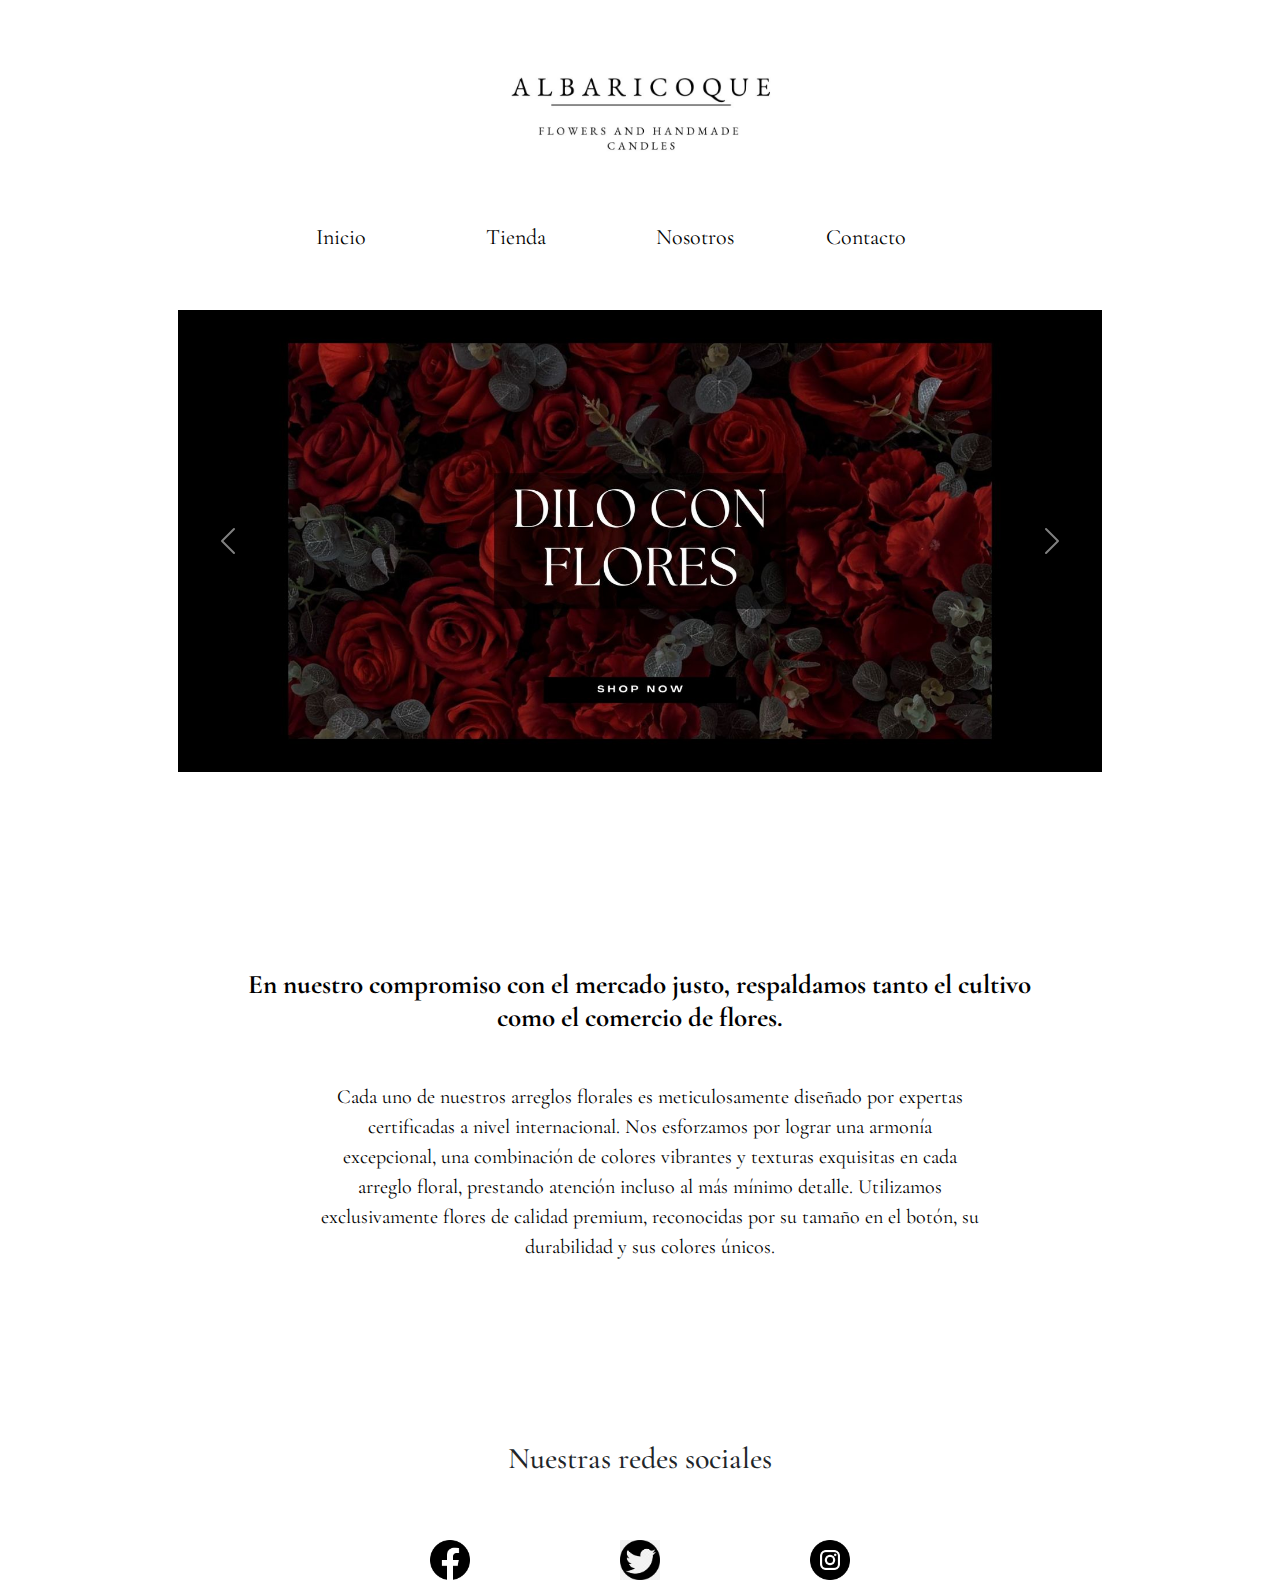
<file: index.html>
<!DOCTYPE html>
<html lang="en">

<head>
  <meta charset="UTF-8">
  <meta name="viewport" content="width=device-width, initial-scale=1.0">
  <link rel="stylesheet" href="style.css">
  <title>Albaricoque</title>
  <link href="https://cdn.jsdelivr.net/npm/bootstrap@5.3.3/dist/css/bootstrap.min.css" rel="stylesheet"
    integrity="sha384-QWTKZyjpPEjISv5WaRU9OFeRpok6YctnYmDr5pNlyT2bRjXh0JMhjY6hW+ALEwIH" crossorigin="anonymous">
</head>

<body>

  <header>
    <a href="index.html">
      <li><img src="./imagenes/logoultimo.jpeg" alt=""></li>
    </a>
   
    <div class="container">
      <div class="menu">
        <ul class="nav justify-content-center">

          <li class="nav-item">
            <a class="nav-link active" href="#">Inicio</a>
          </li>
          <li>
            <a class="nav-link" href="tienda.html">Tienda</a>
          </li>
          <li class="nav-item">
            <a class="nav-link" href="nosotros.html">Nosotros</a>
          </li>
          <li class="nav-item">
            <a class="nav-link" href="#contacto">Contacto</a>
          </li>
        </ul>
      </div>
    </div>


    <div class="carousel">
      <div id="carouselExample" class="carousel slide">
        <div class="carousel-inner">
          <div class="carousel-item active">
            <img src="./imagenes/albaric (2).jpeg" class="d-block w-100" alt="...">
          </div>
          <div class="carousel-item">
            <img src="./imagenes/albaric (1).jpeg" class="d-block w-100" alt="...">
          </div>
          <div class="carousel-item">
            <img src="./imagenes/albaric (3).jpeg" class="d-block w-100" alt="...">
          </div>
        </div>
        <button class="carousel-control-prev" type="button" data-bs-target="#carouselExample" data-bs-slide="prev">
          <span class="carousel-control-prev-icon" aria-hidden="true"></span>
          <span class="visually-hidden">Previous</span>
        </button>
        <button class="carousel-control-next" type="button" data-bs-target="#carouselExample" data-bs-slide="next">
          <span class="carousel-control-next-icon" aria-hidden="true"></span>
          <span class="visually-hidden">Next</span>
        </button>
      </div>
    </div>

    <div class="container">
      <div class="presentacion">
        <h1>En nuestro compromiso con el mercado justo, respaldamos tanto el cultivo como el comercio de flores.</h1>
        <p>Cada uno de nuestros arreglos florales es meticulosamente diseñado por expertas certificadas a nivel
          internacional. Nos esforzamos por lograr una armonía excepcional, una combinación de colores vibrantes y
          texturas exquisitas en cada arreglo floral, prestando atención incluso al más mínimo detalle. Utilizamos
          exclusivamente flores de calidad premium, reconocidas por su tamaño en el botón, su durabilidad y sus colores
          únicos.</p>
      </div>
    </div>

    </div>
    <div id="contacto">
      <div class="container-fluid">
        <div class="nuestras">
          <h1>Nuestras redes sociales</h1>
        </div>
      </div>

    </div>
    <div class="container-fluid">
      <div class="redes">
        <ul>
          <a href="https://facebook.com">
            <li><img src="./imagenes/facebook.png" alt=""></li>
          </a>
          <a href="https://twitter.com">
            <li><img src="./imagenes/twitter.png" alt=""></li>
          </a>
          <a href="https://instagram.com">
            <li><img src="./imagenes/instagram.png" alt=""></li>
          </a>

          </a>
        </ul>
      </div>
    </div>






  </header>
  

</body>
<script src="https://cdn.jsdelivr.net/npm/bootstrap@5.3.3/dist/js/bootstrap.min.js"
  integrity="sha384-0pUGZvbkm6XF6gxjEnlmuGrJXVbNuzT9qBBavbLwCsOGabYfZo0T0to5eqruptLy" crossorigin="anonymous"></script>

</html>
</file>
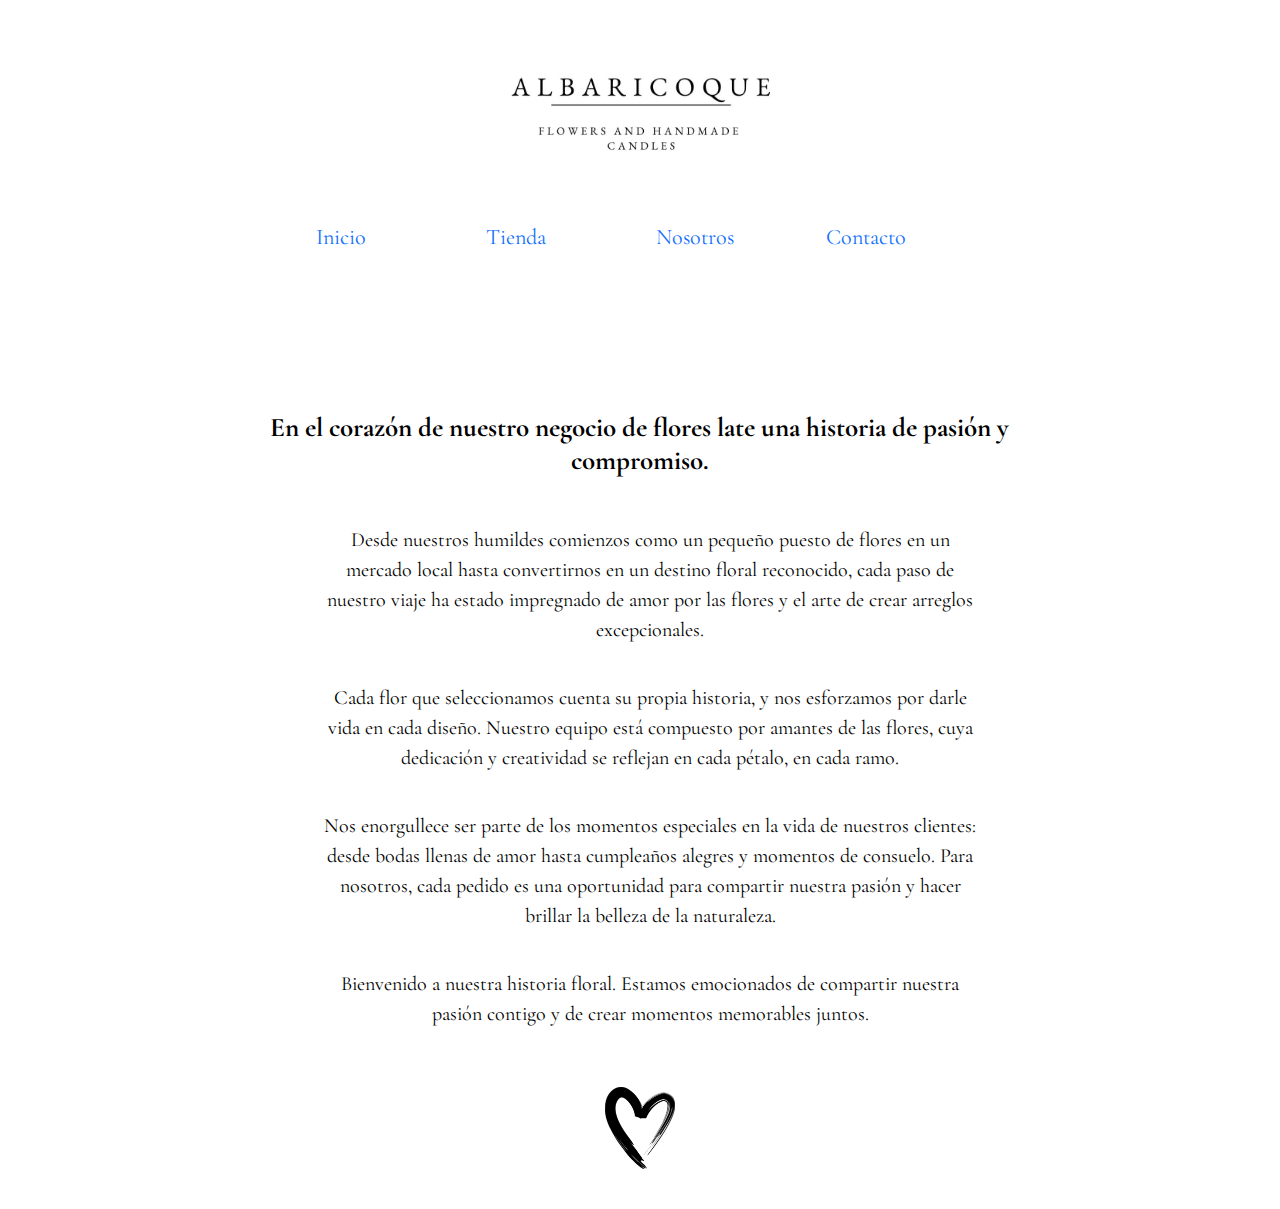
<file: nosotros.html>
<!DOCTYPE html>
<html lang="en">

<head>
    <meta charset="UTF-8">
    <meta name="viewport" content="width=device-width, initial-scale=1.0">
    <link rel="stylesheet" href="nosotros.css">
    <title>Nosotros Albaricoque</title>
    <link href="https://cdn.jsdelivr.net/npm/bootstrap@5.3.3/dist/css/bootstrap.min.css" rel="stylesheet"
        integrity="sha384-QWTKZyjpPEjISv5WaRU9OFeRpok6YctnYmDr5pNlyT2bRjXh0JMhjY6hW+ALEwIH" crossorigin="anonymous">

</head>

<body>
    <header>
        <a href="index.html">
            <li><img src="./imagenes/logoultimo.jpeg" alt=""></li>
        </a>
        <div class="container">
            <div class="menu">
                <ul class="nav justify-content-center">
                    <li class="nav-item">
                        <a class="nav-link active" href="index.html">Inicio</a>
                    </li>
                    <li class="nav-item">
                        <a class="nav-link" href="tienda.html">Tienda</a>
                    </li>
                    <li class="nav-item">
                        <a class="nav-link" href="nosotros.html">Nosotros</a>
                    </li>
                    <li class="nav-item">
                        <a class="nav-link" href="index.html #contacto">Contacto</a>
                    </li>
                </ul>
            </div>
        </div>
    </header>
    <div class="container">
        <div class="presentacion">
          <h1>En el corazón de nuestro negocio de flores late una historia de pasión y compromiso. </h1>
          <p> Desde nuestros humildes comienzos como un pequeño puesto de flores en un mercado local hasta convertirnos en un destino floral reconocido, cada paso de nuestro viaje ha estado impregnado de amor por las flores y el arte de crear arreglos excepcionales.</p>
          <p>Cada flor que seleccionamos cuenta su propia historia, y nos esforzamos por darle vida en cada diseño. Nuestro equipo está compuesto por amantes de las flores, cuya dedicación y creatividad se reflejan en cada pétalo, en cada ramo.</p>
          <p>Nos enorgullece ser parte de los momentos especiales en la vida de nuestros clientes: desde bodas llenas de amor hasta cumpleaños alegres y momentos de consuelo. Para nosotros, cada pedido es una oportunidad para compartir nuestra pasión y hacer brillar la belleza de la naturaleza.</p>
          <p>Bienvenido a nuestra historia floral. Estamos emocionados de compartir nuestra pasión contigo y de crear momentos memorables juntos.</p>
        </div>
    </div>
    <div class="container">
        <div class="corazon">
            <img src="./imagenes/corazon.png" alt="">

        </div>

    </div>

</body>
<script src="https://cdn.jsdelivr.net/npm/bootstrap@5.3.3/dist/js/bootstrap.min.js"
    integrity="sha384-0pUGZvbkm6XF6gxjEnlmuGrJXVbNuzT9qBBavbLwCsOGabYfZo0T0to5eqruptLy"
    crossorigin="anonymous"></script>

</html>
</file>
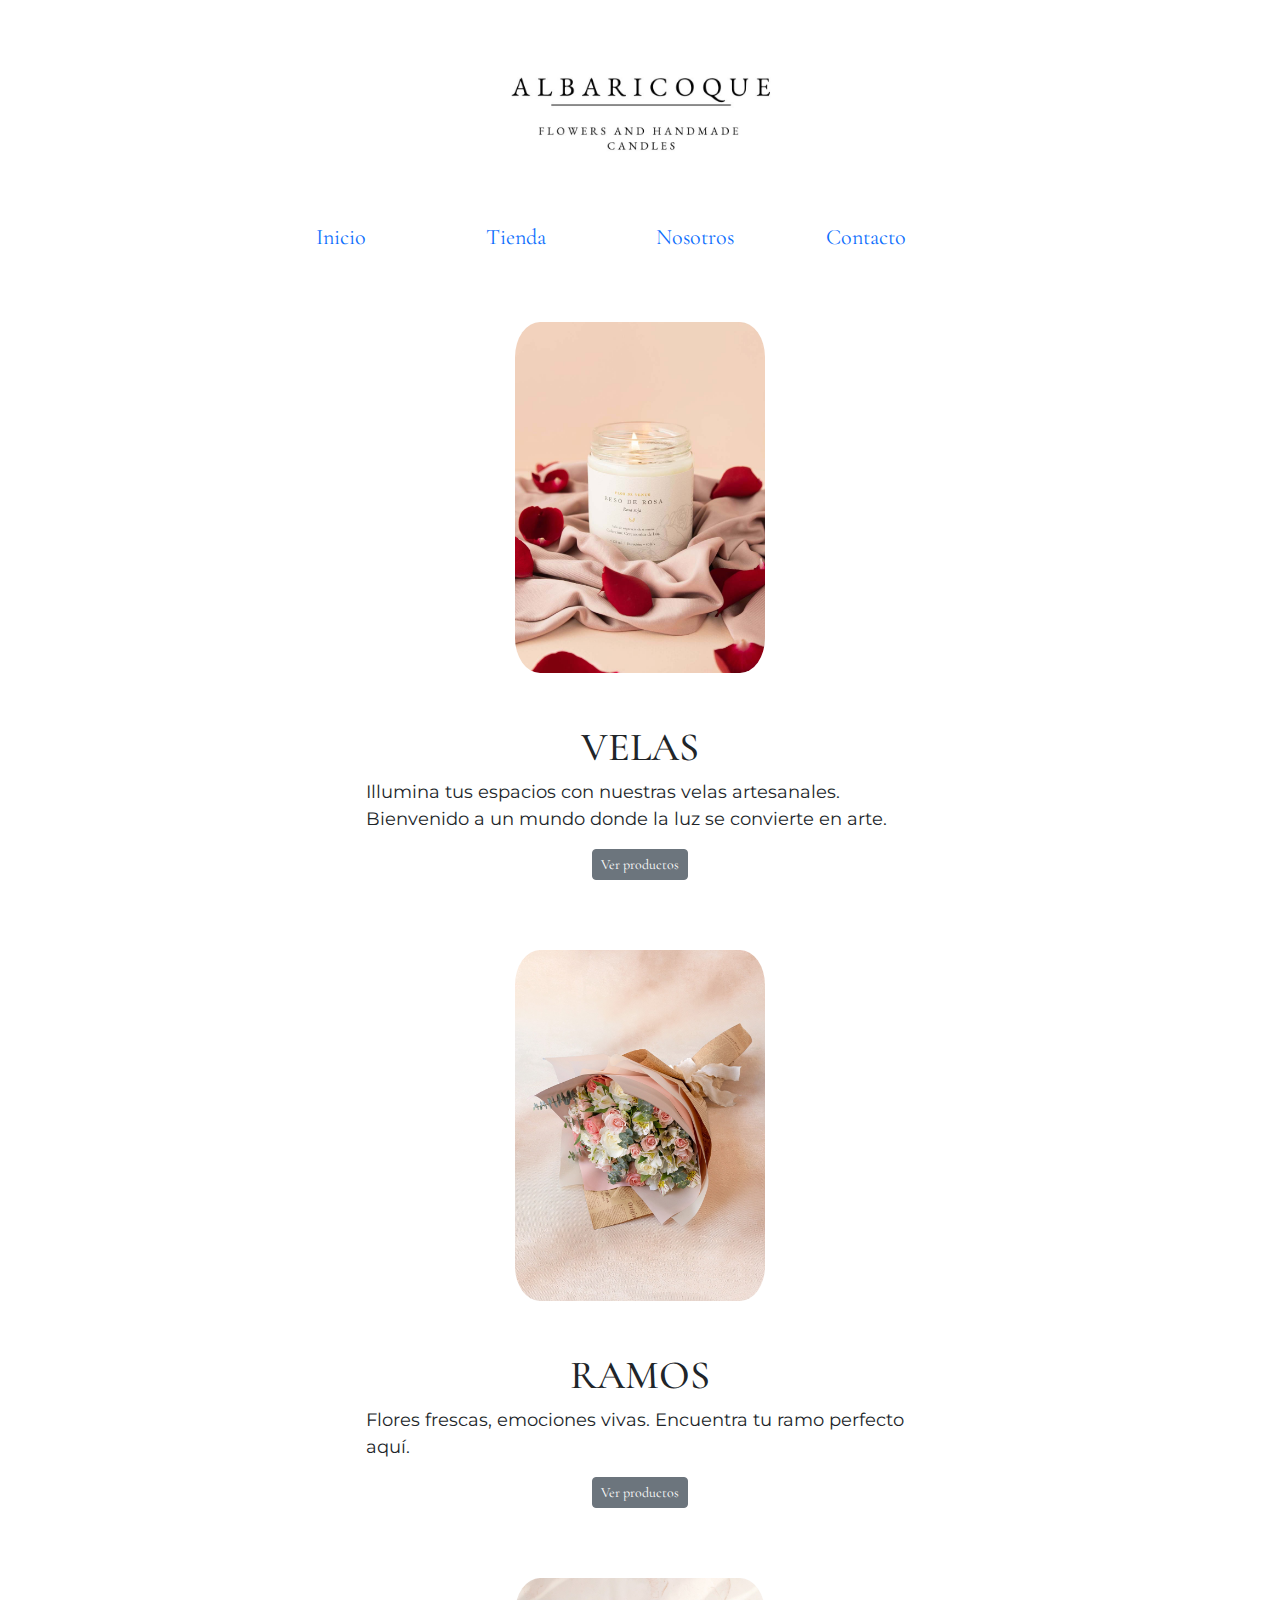
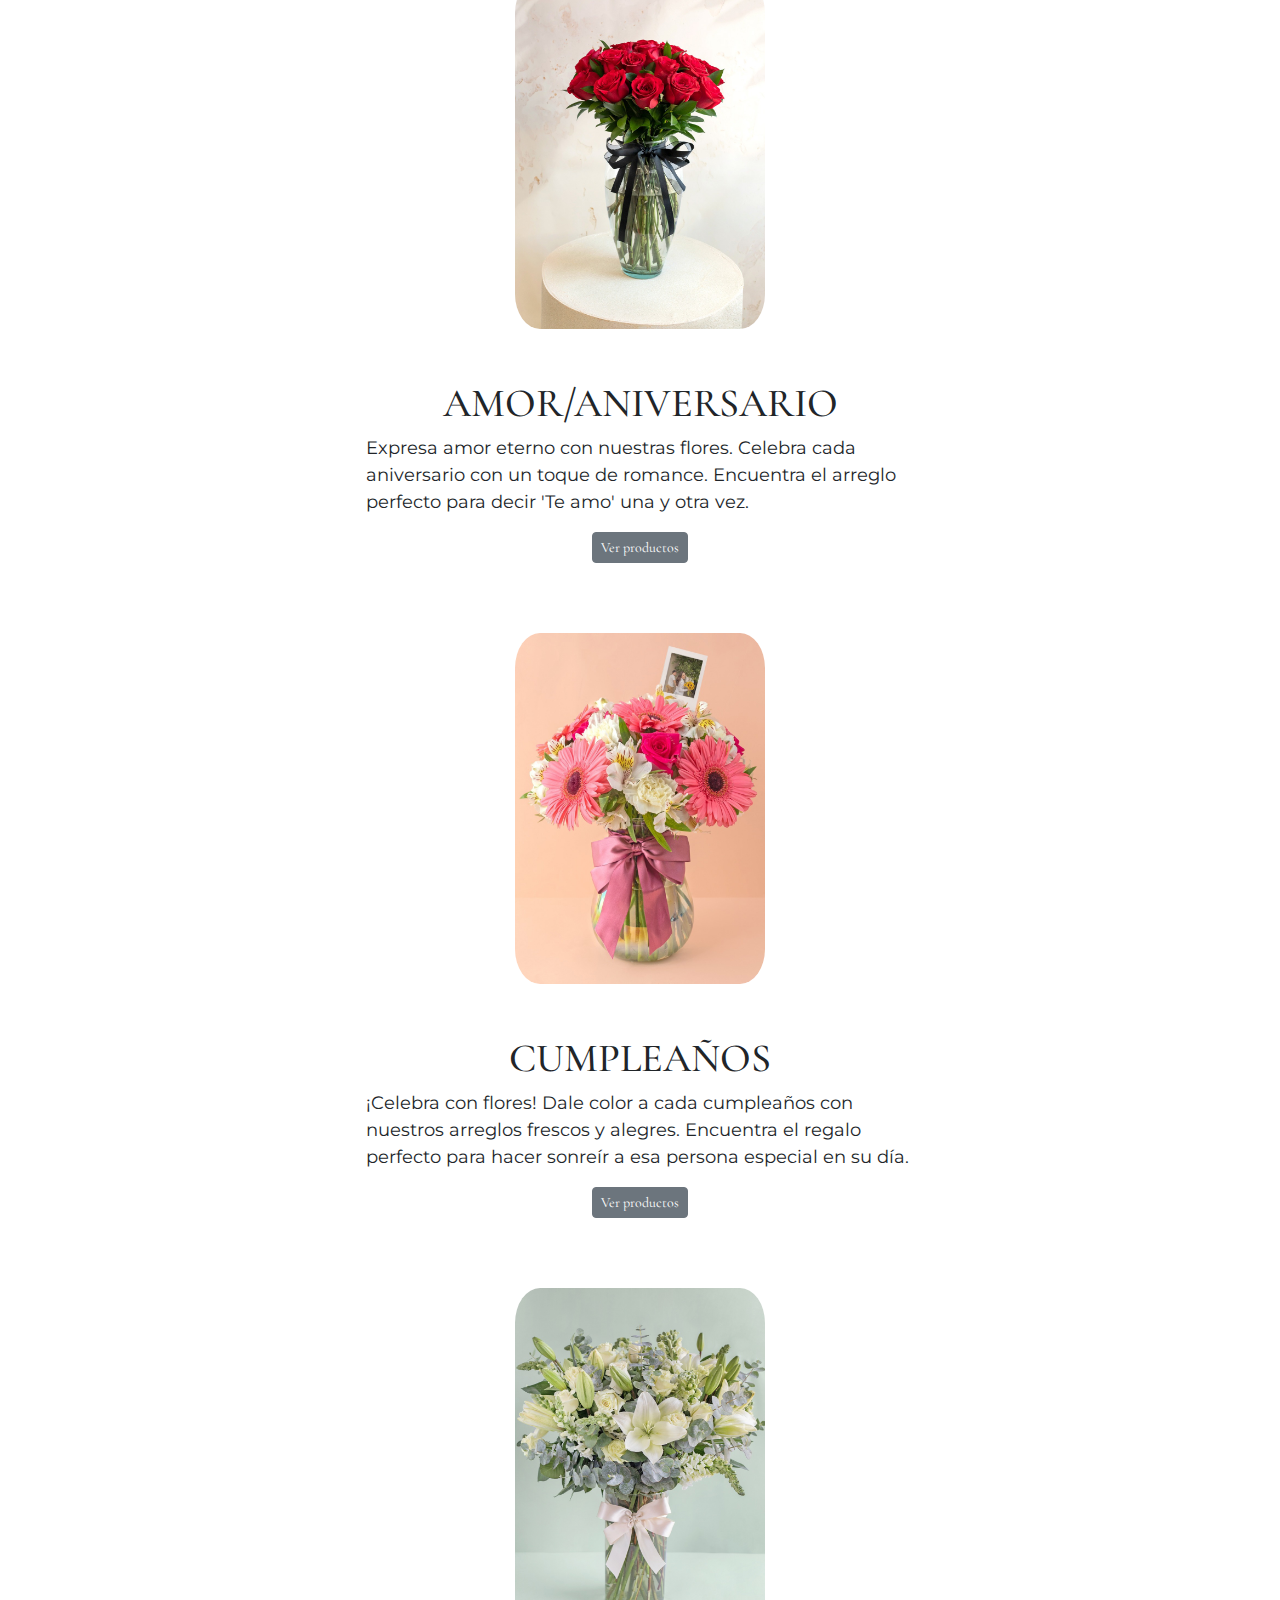
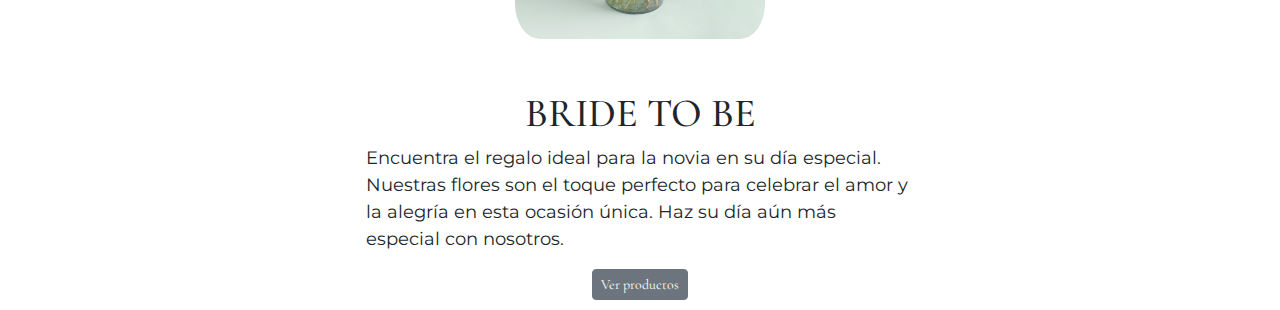
<file: tienda.html>
<!DOCTYPE html>
<html lang="en">

<head>
    <meta charset="UTF-8">
    <meta name="viewport" content="width=device-width, initial-scale=1.0">
    <link rel="stylesheet" href="tienda.css">
    <title>Tienda Albaricoque</title>
    <link href="https://cdn.jsdelivr.net/npm/bootstrap@5.3.3/dist/css/bootstrap.min.css" rel="stylesheet"
        integrity="sha384-QWTKZyjpPEjISv5WaRU9OFeRpok6YctnYmDr5pNlyT2bRjXh0JMhjY6hW+ALEwIH" crossorigin="anonymous">

</head>

<body>
    <header>
        <a href="index.html">
            <li><img src="./imagenes/logoultimo.jpeg" alt=""></li>
          </a>

        <div class="container">
            <div class="menu">
                <ul class="nav justify-content-center">
                    <li class="nav-item">
                        <a class="nav-link" href="index.html">Inicio</a>
                    </li>
                    <li class="nav-item">
                        <a class="nav-link" href="tienda.html">Tienda</a>
                    </li>
                    <li class="nav-item">
                        <a class="nav-link" href="nosotros.html">Nosotros</a>
                    </li>
                    <li class="nav-item">
                        <a class="nav-link" href="index.html #contacto">Contacto</a>
                    </li>
                </ul>
            </div>
        </div>
    </header>
    <div class="container">
        <div class="productos">
            <img src="./imagenes/velasuno.jpg" alt="">
            <h1>VELAS</h1>
            <p>Illumina tus espacios con nuestras velas artesanales. Bienvenido a un mundo donde la luz se convierte en
                arte.</p>
            <div class="boton"><button type="button" class="btn btn-secondary btn-sm">Ver productos</button></div>

        </div>
        <div class="productos">
            <img src="./imagenes/ramos.jpg" alt="">
            <h1>RAMOS</h1>
            <p>Flores frescas, emociones vivas. Encuentra tu ramo perfecto aquí.</p>
            <div class="boton"><button type="button" class="btn btn-secondary btn-sm">Ver productos</button></div>
        </div>
        <div class="productos">
            <img src="./imagenes/amoraniversario.jpg" alt="">
            <h1>AMOR/ANIVERSARIO</h1>
            <p>Expresa amor eterno con nuestras flores. Celebra cada aniversario con un toque de romance. Encuentra el
                arreglo perfecto para decir 'Te amo' una y otra vez.</p>
            <div class="boton"><button type="button" class="btn btn-secondary btn-sm">Ver productos</button></div>
        </div>
        <div class="productos">
            <img src="./imagenes/cumpleanos.jpg" alt="">
            <h1>CUMPLEAÑOS</h1>
            <p>¡Celebra con flores! Dale color a cada cumpleaños con nuestros arreglos frescos y alegres. Encuentra el
                regalo perfecto para hacer sonreír a esa persona especial en su día.</p>
            <div class="boton"><button type="button" class="btn btn-secondary btn-sm">Ver productos</button></div>
        </div>
        <div class="productos">
            <img src="./imagenes/bridetobe.jpg" alt="">
            <h1>BRIDE TO BE</h1>
            <p>Encuentra el regalo ideal para la novia en su día especial. Nuestras flores son el toque perfecto para
                celebrar el amor y la alegría en esta ocasión única. Haz su día aún más especial con nosotros.</p>
            <div class="boton"><button type="button" class="btn btn-secondary btn-sm">Ver productos</button></div>
        </div>
    </div>


    
</body>
<script src="https://cdn.jsdelivr.net/npm/bootstrap@5.3.3/dist/js/bootstrap.min.js"
    integrity="sha384-0pUGZvbkm6XF6gxjEnlmuGrJXVbNuzT9qBBavbLwCsOGabYfZo0T0to5eqruptLy"
    crossorigin="anonymous"></script>
</html>
</file>
<file: style.css>
@import url('https://fonts.googleapis.com/css2?family=Cormorant+Garamond:ital,wght@0,300;0,400;0,500;0,600;0,700;1,300;1,400;1,500;1,600;1,700&family=Montserrat:ital,wght@0,100..900;1,100..900&display=swap');
header img {
    width: 320px;
    display: block;
    margin: auto;
    flex-direction: row;
    justify-content: space-between;
    background-color:white;
    

}

ul li{
    list-style: none;
    width: 170px;
    font-size: 22px;
    color: black;
}
a{
 color: black;
 font-family: "Cormorant Garamond", serif;
 text-decoration: none;
 
}

.carousel{
    width: 89%;
    align-items: center;
    margin: auto;
    padding: 2%;
}

.presentacion {
    width: 100%;
    display: flex;
    flex-direction: column;
    align-items: center;
}
.presentacion h1 {
    width: 80%;
    text-align: center;
    font-size: 27px;
    font-family: "Cormorant Garamond", serif;
    font-weight:bold;
    padding: 150px 50px 20px 50px;
    color:black
    

}
.presentacion p {
    width: 70%;
    text-align: center;
    padding: 20px 50px 100px 70px;
    font-size: 20px;
    color: black;
    font-family: "Cormorant Garamond", serif;
}


.redes {
    width: 100%;
    display: flex;
    flex-direction: column;
    align-items: center;
  }
  
.redes ul {
    list-style: none;
    padding: 0;
    margin: 0;
    display: flex;
    justify-content: center;
  }
  
.redes ul li {
    margin: 0 10px;
  }
  
.redes ul li img {
    width: 40px; /* Tamaño de las imágenes en dispositivos más grandes */
    height: auto;
  }
  
.nuestras h1 {
    font-family: "Cormorant Garamond", serif;
    font-size: 30px;
    text-align: center;
    margin: 5%;
  }
  
 
  @media screen and (max-width: 768px) {
    .redes ul li img {
      width: 30px; 
    }
  }
  
  @media screen and (max-width: 480px) {
    .redes ul li img {
      width: 25px; 
    }
  }
  
.nav-link  {
  color: black !important }
</file>
<file: nosotros.css>
@import url('https://fonts.googleapis.com/css2?family=Cormorant+Garamond:ital,wght@0,300;0,400;0,500;0,600;0,700;1,300;1,400;1,500;1,600;1,700&family=Montserrat:ital,wght@0,100..900;1,100..900&display=swap');
header img {
    width: 320px;
    display: block;
    margin: auto;
    flex-direction: row;
    justify-content: space-between;
    background-color:white;
    

}

ul li{
    width: 170px;
    font-size: 22px;
    
}
a{
 color: black;
 font-family: "Cormorant Garamond", serif;
 
 
}
.presentacion {
    width: 100%;
    display: flex;
    flex-direction: column;
    align-items: center;
}
.presentacion h1 {
    width: 80%;
    text-align: center;
    font-size: 27px;
    font-family: "Cormorant Garamond", serif;
    font-weight:bold;
    padding: 150px 50px 20px 50px;
    color:black
    

}
.presentacion p {
    width: 70%;
    text-align: center;
    padding: 20px 50px 2px 70px;
    font-size: 20px;
    color: black;
    font-family: "Cormorant Garamond", serif;
}
.corazon img{
    width: 70px;
   
}
.corazon{
    display: flex;
    flex-direction: column;
    justify-content: center;
    align-items: center;
    padding: 40px;
}
</file>
<file: tienda.css>
@import url('https://fonts.googleapis.com/css2?family=Cormorant+Garamond:ital,wght@0,300;0,400;0,500;0,600;0,700;1,300;1,400;1,500;1,600;1,700&family=Montserrat:ital,wght@0,100..900;1,100..900&display=swap');
header img {
    width: 320px;
    display: block;
    margin: auto;
    flex-direction: row;
    justify-content: space-between;
    background-color:white;
    

}
.menu{
    
}
ul li{
    width: 170px;
    font-size: 22px;
    
}
a{
 color: black;
 font-family: "Cormorant Garamond", serif;
 
 
}
.black-text{
    color: black;
}

.productos {
    width: 100%;
    height: 100%;
    display: flex;
    flex-direction: column;
    justify-content: center;
    align-items: center;
    padding: 10px;
    font-family: "Cormorant Garamond", serif;
}
.productos img {
    border-radius: 10%;
    width: 250px;
    margin: 50px;
}
.productos p {
    width: 50%;
    font-size: 18px;
    font-family: "Montserrat", sans-serif;
}

 
}



.productos img {
   
  }
</file>
